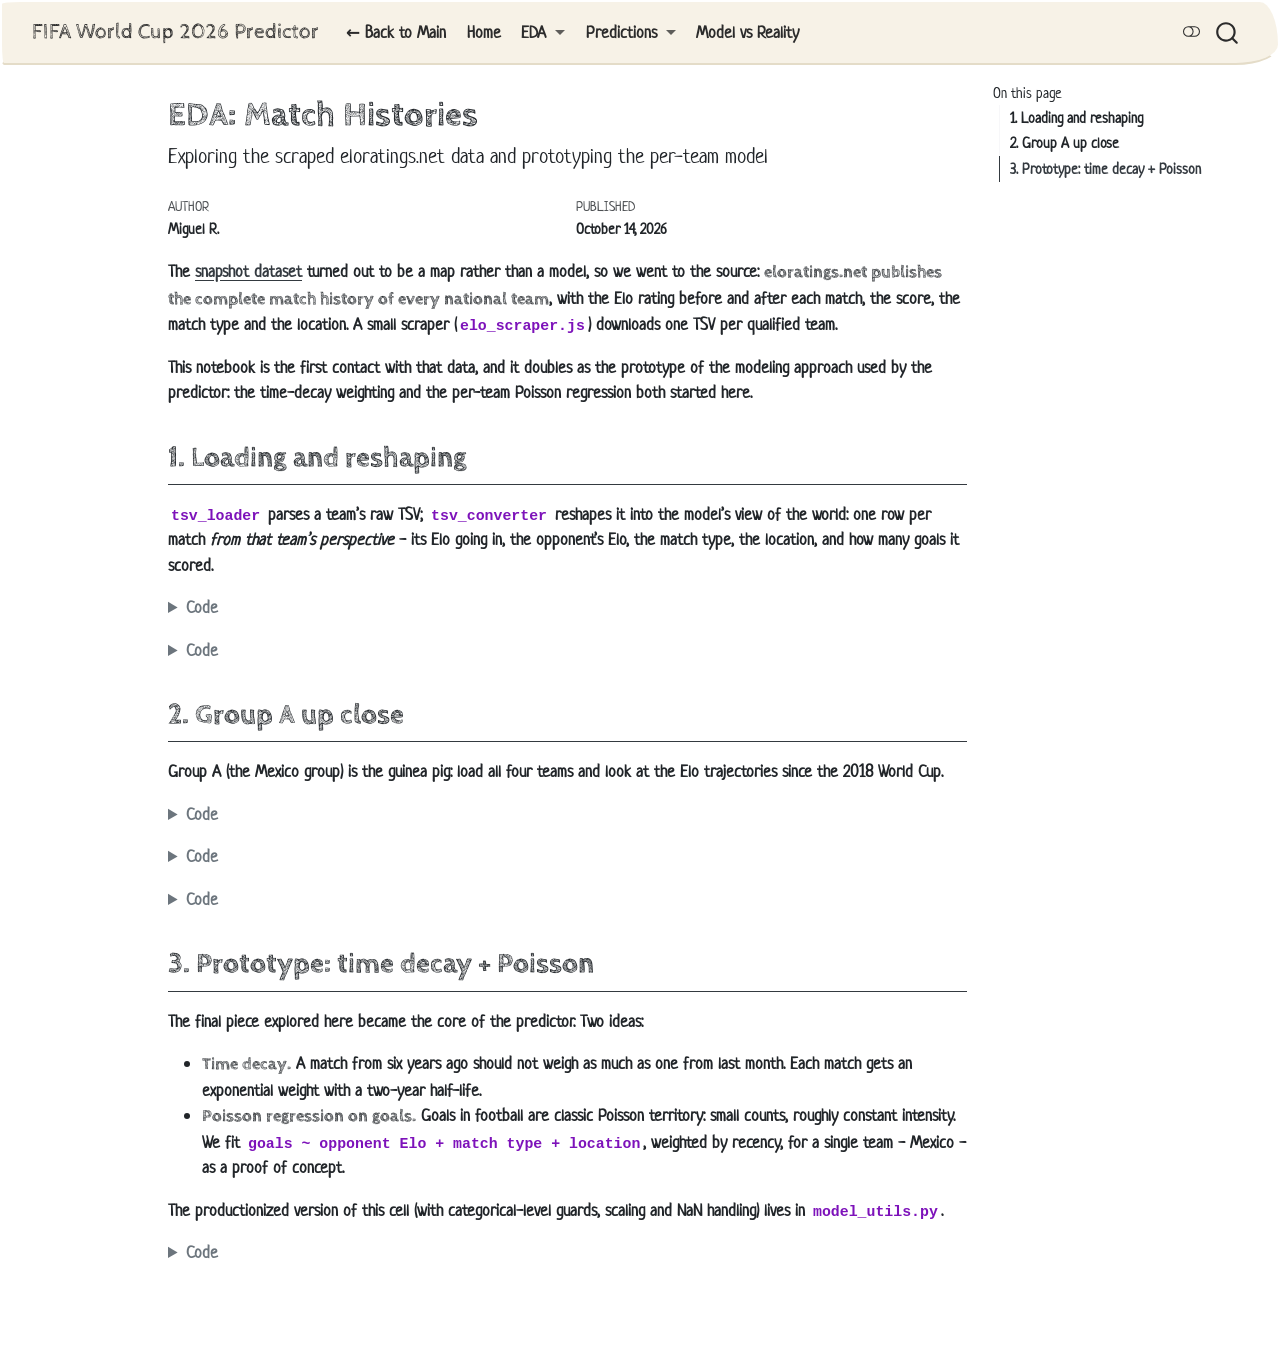
<file: EDA_elo_scrapper.html>
<!DOCTYPE html>
<html xmlns="http://www.w3.org/1999/xhtml" lang="en" xml:lang="en"><head>

<meta charset="utf-8">
<meta name="generator" content="quarto-1.9.35">

<meta name="viewport" content="width=device-width, initial-scale=1.0, user-scalable=yes">

<meta name="author" content="Miguel R.">
<meta name="dcterms.date" content="2026-10-14">

<title>EDA: Match Histories – FIFA World Cup 2026 Predictor</title>
<style>
/* Default styles provided by pandoc.
** See https://pandoc.org/MANUAL.html#variables-for-html for config info.
*/
code{white-space: pre-wrap;}
span.smallcaps{font-variant: small-caps;}
div.columns{display: flex; gap: min(4vw, 1.5em);}
div.column{flex: auto; overflow-x: auto;}
div.hanging-indent{margin-left: 1.5em; text-indent: -1.5em;}
ul.task-list{list-style: none;}
ul.task-list li input[type="checkbox"] {
  width: 0.8em;
  margin: 0 0.8em 0.2em -1em; /* quarto-specific, see https://github.com/quarto-dev/quarto-cli/issues/4556 */ 
  vertical-align: middle;
}
/* CSS for syntax highlighting */
html { -webkit-text-size-adjust: 100%; }
pre > code.sourceCode { white-space: pre; position: relative; }
pre > code.sourceCode > span { display: inline-block; line-height: 1.25; }
pre > code.sourceCode > span:empty { height: 1.2em; }
.sourceCode { overflow: visible; }
code.sourceCode > span { color: inherit; text-decoration: inherit; }
div.sourceCode { margin: 1em 0; }
pre.sourceCode { margin: 0; }
@media screen {
div.sourceCode { overflow: auto; }
}
@media print {
pre > code.sourceCode { white-space: pre-wrap; }
pre > code.sourceCode > span { text-indent: -5em; padding-left: 5em; }
}
pre.numberSource code
  { counter-reset: source-line 0; }
pre.numberSource code > span
  { position: relative; left: -4em; counter-increment: source-line; }
pre.numberSource code > span > a:first-child::before
  { content: counter(source-line);
    position: relative; left: -1em; text-align: right; vertical-align: baseline;
    border: none; display: inline-block;
    -webkit-touch-callout: none; -webkit-user-select: none;
    -khtml-user-select: none; -moz-user-select: none;
    -ms-user-select: none; user-select: none;
    padding: 0 4px; width: 4em;
  }
pre.numberSource { margin-left: 3em;  padding-left: 4px; }
div.sourceCode
  {   }
@media screen {
pre > code.sourceCode > span > a:first-child::before { text-decoration: underline; }
}
</style>


<script src="site_libs/quarto-nav/quarto-nav.js"></script>
<script src="site_libs/quarto-nav/headroom.min.js"></script>
<script src="site_libs/clipboard/clipboard.min.js"></script>
<script src="site_libs/quarto-search/autocomplete.umd.js"></script>
<script src="site_libs/quarto-search/fuse.min.js"></script>
<script src="site_libs/quarto-search/quarto-search.js"></script>
<meta name="quarto:offset" content="./">
<link href="./favicon.ico" rel="icon">
<script src="site_libs/quarto-html/quarto.js" type="module"></script>
<script src="site_libs/quarto-html/tabsets/tabsets.js" type="module"></script>
<script src="site_libs/quarto-html/popper.min.js"></script>
<script src="site_libs/quarto-html/tippy.umd.min.js"></script>
<script src="site_libs/quarto-html/anchor.min.js"></script>
<link href="site_libs/quarto-html/tippy.css" rel="stylesheet">
<link href="site_libs/quarto-html/quarto-syntax-highlighting-3f230b53dc93e4a04bf4a3505d77a42a.css" rel="stylesheet" class="quarto-color-scheme" id="quarto-text-highlighting-styles">
<link href="site_libs/quarto-html/quarto-syntax-highlighting-dark-f15b340ce8f0423c543d2dad9c318318.css" rel="stylesheet" class="quarto-color-scheme quarto-color-alternate" id="quarto-text-highlighting-styles">
<link href="site_libs/quarto-html/quarto-syntax-highlighting-3f230b53dc93e4a04bf4a3505d77a42a.css" rel="stylesheet" class="quarto-color-scheme-extra" id="quarto-text-highlighting-styles">
<script src="site_libs/bootstrap/bootstrap.min.js"></script>
<link href="site_libs/bootstrap/bootstrap-icons.css" rel="stylesheet">
<link href="site_libs/bootstrap/bootstrap-22e386d673eb27a037a9ab8590791d54.min.css" rel="stylesheet" append-hash="true" class="quarto-color-scheme" id="quarto-bootstrap" data-mode="light">
<link href="site_libs/bootstrap/bootstrap-dark-df7de8fec9041e4cf553be1fa0c04d3f.min.css" rel="stylesheet" append-hash="true" class="quarto-color-scheme quarto-color-alternate" id="quarto-bootstrap" data-mode="dark">
<link href="site_libs/bootstrap/bootstrap-22e386d673eb27a037a9ab8590791d54.min.css" rel="stylesheet" append-hash="true" class="quarto-color-scheme-extra" id="quarto-bootstrap" data-mode="light">
<script id="quarto-search-options" type="application/json">{
  "location": "navbar",
  "copy-button": false,
  "collapse-after": 3,
  "panel-placement": "end",
  "type": "overlay",
  "limit": 50,
  "keyboard-shortcut": [
    "f",
    "/",
    "s"
  ],
  "show-item-context": false,
  "language": {
    "search-no-results-text": "No results",
    "search-matching-documents-text": "matching documents",
    "search-copy-link-title": "Copy link to search",
    "search-hide-matches-text": "Hide additional matches",
    "search-more-match-text": "more match in this document",
    "search-more-matches-text": "more matches in this document",
    "search-clear-button-title": "Clear",
    "search-text-placeholder": "",
    "search-detached-cancel-button-title": "Cancel",
    "search-submit-button-title": "Submit",
    "search-label": "Search"
  }
}</script>
<link rel="stylesheet" href="https://migue-rc.github.io/brand-theme.css">


<link rel="stylesheet" href="local-style.css">
</head>

<body class="nav-fixed quarto-light"><script id="quarto-html-before-body" type="application/javascript">
    const toggleBodyColorMode = (bsSheetEl) => {
      const mode = bsSheetEl.getAttribute("data-mode");
      const bodyEl = window.document.querySelector("body");
      if (mode === "dark") {
        bodyEl.classList.add("quarto-dark");
        bodyEl.classList.remove("quarto-light");
      } else {
        bodyEl.classList.add("quarto-light");
        bodyEl.classList.remove("quarto-dark");
      }
    }
    const toggleBodyColorPrimary = () => {
      const bsSheetEl = window.document.querySelector("link#quarto-bootstrap:not([rel=disabled-stylesheet])");
      if (bsSheetEl) {
        toggleBodyColorMode(bsSheetEl);
      }
    }
    const setColorSchemeToggle = (alternate) => {
      const toggles = window.document.querySelectorAll('.quarto-color-scheme-toggle');
      for (let i=0; i < toggles.length; i++) {
        const toggle = toggles[i];
        if (toggle) {
          if (alternate) {
            toggle.classList.add("alternate");
          } else {
            toggle.classList.remove("alternate");
          }
        }
      }
    };
    const toggleColorMode = (alternate) => {
      // Switch the stylesheets
      const primaryStylesheets = window.document.querySelectorAll('link.quarto-color-scheme:not(.quarto-color-alternate)');
      const alternateStylesheets = window.document.querySelectorAll('link.quarto-color-scheme.quarto-color-alternate');
      manageTransitions('#quarto-margin-sidebar .nav-link', false);
      if (alternate) {
        // note: dark is layered on light, we don't disable primary!
        enableStylesheet(alternateStylesheets);
        for (const sheetNode of alternateStylesheets) {
          if (sheetNode.id === "quarto-bootstrap") {
            toggleBodyColorMode(sheetNode);
          }
        }
      } else {
        disableStylesheet(alternateStylesheets);
        enableStylesheet(primaryStylesheets)
        toggleBodyColorPrimary();
      }
      manageTransitions('#quarto-margin-sidebar .nav-link', true);
      // Switch the toggles
      setColorSchemeToggle(alternate)
      // Hack to workaround the fact that safari doesn't
      // properly recolor the scrollbar when toggling (#1455)
      if (navigator.userAgent.indexOf('Safari') > 0 && navigator.userAgent.indexOf('Chrome') == -1) {
        manageTransitions("body", false);
        window.scrollTo(0, 1);
        setTimeout(() => {
          window.scrollTo(0, 0);
          manageTransitions("body", true);
        }, 40);
      }
    }
    const disableStylesheet = (stylesheets) => {
      for (let i=0; i < stylesheets.length; i++) {
        const stylesheet = stylesheets[i];
        stylesheet.rel = 'disabled-stylesheet';
      }
    }
    const enableStylesheet = (stylesheets) => {
      for (let i=0; i < stylesheets.length; i++) {
        const stylesheet = stylesheets[i];
        if(stylesheet.rel !== 'stylesheet') { // for Chrome, which will still FOUC without this check
          stylesheet.rel = 'stylesheet';
        }
      }
    }
    const manageTransitions = (selector, allowTransitions) => {
      const els = window.document.querySelectorAll(selector);
      for (let i=0; i < els.length; i++) {
        const el = els[i];
        if (allowTransitions) {
          el.classList.remove('notransition');
        } else {
          el.classList.add('notransition');
        }
      }
    }
    const isFileUrl = () => {
      return window.location.protocol === 'file:';
    }
    const hasAlternateSentinel = () => {
      let styleSentinel = getColorSchemeSentinel();
      if (styleSentinel !== null) {
        return styleSentinel === "alternate";
      } else {
        return false;
      }
    }
    const setStyleSentinel = (alternate) => {
      const value = alternate ? "alternate" : "default";
      if (!isFileUrl()) {
        window.localStorage.setItem("quarto-color-scheme", value);
      } else {
        localAlternateSentinel = value;
      }
    }
    const getColorSchemeSentinel = () => {
      if (!isFileUrl()) {
        const storageValue = window.localStorage.getItem("quarto-color-scheme");
        return storageValue != null ? storageValue : localAlternateSentinel;
      } else {
        return localAlternateSentinel;
      }
    }
    const toggleGiscusIfUsed = (isAlternate, darkModeDefault) => {
      const baseTheme = document.querySelector('#giscus-base-theme')?.value ?? 'light';
      const alternateTheme = document.querySelector('#giscus-alt-theme')?.value ?? 'dark';
      let newTheme = '';
      if(authorPrefersDark) {
        newTheme = isAlternate ? baseTheme : alternateTheme;
      } else {
        newTheme = isAlternate ? alternateTheme : baseTheme;
      }
      const changeGiscusTheme = () => {
        // From: https://github.com/giscus/giscus/issues/336
        const sendMessage = (message) => {
          const iframe = document.querySelector('iframe.giscus-frame');
          if (!iframe) return;
          iframe.contentWindow.postMessage({ giscus: message }, 'https://giscus.app');
        }
        sendMessage({
          setConfig: {
            theme: newTheme
          }
        });
      }
      const isGiscussLoaded = window.document.querySelector('iframe.giscus-frame') !== null;
      if (isGiscussLoaded) {
        changeGiscusTheme();
      }
    };
    const authorPrefersDark = false;
    const darkModeDefault = authorPrefersDark;
      document.querySelector('link#quarto-text-highlighting-styles.quarto-color-scheme-extra').rel = 'disabled-stylesheet';
      document.querySelector('link#quarto-bootstrap.quarto-color-scheme-extra').rel = 'disabled-stylesheet';
    let localAlternateSentinel = darkModeDefault ? 'alternate' : 'default';
    // Dark / light mode switch
    window.quartoToggleColorScheme = () => {
      // Read the current dark / light value
      let toAlternate = !hasAlternateSentinel();
      toggleColorMode(toAlternate);
      setStyleSentinel(toAlternate);
      toggleGiscusIfUsed(toAlternate, darkModeDefault);
      window.dispatchEvent(new Event('resize'));
    };
    // Switch to dark mode if need be
    if (hasAlternateSentinel()) {
      toggleColorMode(true);
    } else {
      toggleColorMode(false);
    }
  </script>

<div id="quarto-search-results"></div>
  <header id="quarto-header" class="headroom fixed-top">
    <nav class="navbar navbar-expand-lg " data-bs-theme="dark">
      <div class="navbar-container container-fluid">
      <div class="navbar-brand-container mx-auto">
    <a class="navbar-brand" href="./index.html">
    <span class="navbar-title">FIFA World Cup 2026 Predictor</span>
    </a>
  </div>
            <div id="quarto-search" class="" title="Search"></div>
          <button class="navbar-toggler" type="button" data-bs-toggle="collapse" data-bs-target="#navbarCollapse" aria-controls="navbarCollapse" role="menu" aria-expanded="false" aria-label="Toggle navigation" onclick="if (window.quartoToggleHeadroom) { window.quartoToggleHeadroom(); }">
  <span class="navbar-toggler-icon"></span>
</button>
          <div class="collapse navbar-collapse" id="navbarCollapse">
            <ul class="navbar-nav navbar-nav-scroll me-auto">
  <li class="nav-item">
    <a class="nav-link" href="https://migue-rc.github.io"> 
<span class="menu-text">← Back to Main</span></a>
  </li>  
  <li class="nav-item">
    <a class="nav-link" href="./index.html"> 
<span class="menu-text">Home</span></a>
  </li>  
  <li class="nav-item dropdown ">
    <a class="nav-link dropdown-toggle" href="#" id="nav-menu-eda" role="link" data-bs-toggle="dropdown" aria-expanded="false">
 <span class="menu-text">EDA</span>
    </a>
    <ul class="dropdown-menu" aria-labelledby="nav-menu-eda">    
        <li>
    <a class="dropdown-item" href="./EDA_elo_ratings_wc2026.html">
 <span class="dropdown-text">Elo Snapshots</span></a>
  </li>  
        <li>
    <a class="dropdown-item" href="./EDA_elo_scrapper.html">
 <span class="dropdown-text">Match Histories</span></a>
  </li>  
    </ul>
  </li>
  <li class="nav-item dropdown ">
    <a class="nav-link dropdown-toggle" href="#" id="nav-menu-predictions" role="link" data-bs-toggle="dropdown" aria-expanded="false">
 <span class="menu-text">Predictions</span>
    </a>
    <ul class="dropdown-menu" aria-labelledby="nav-menu-predictions">    
        <li>
    <a class="dropdown-item" href="./rounds_naive.html">
 <span class="dropdown-text">Naive Workflow</span></a>
  </li>  
        <li>
    <a class="dropdown-item" href="./rounds_ensemble.html">
 <span class="dropdown-text">Ensemble Workflow</span></a>
  </li>  
    </ul>
  </li>
  <li class="nav-item">
    <a class="nav-link" href="./compare_results.html"> 
<span class="menu-text">Model vs Reality</span></a>
  </li>  
</ul>
          </div> <!-- /navcollapse -->
            <div class="quarto-navbar-tools">
  <a href="" class="quarto-color-scheme-toggle quarto-navigation-tool  px-1" onclick="window.quartoToggleColorScheme(); return false;" title="Toggle dark mode"><i class="bi"></i></a>
</div>
      </div> <!-- /container-fluid -->
    </nav>
</header>
<!-- content -->
<div id="quarto-content" class="quarto-container page-columns page-rows-contents page-layout-article page-navbar">
<!-- sidebar -->
<!-- margin-sidebar -->
    <div id="quarto-margin-sidebar" class="sidebar margin-sidebar">
        <nav id="TOC" role="doc-toc" class="toc-active">
    <h2 id="toc-title">On this page</h2>
   
  <ul>
  <li><a href="#loading-and-reshaping" id="toc-loading-and-reshaping" class="nav-link active" data-scroll-target="#loading-and-reshaping">1. Loading and reshaping</a></li>
  <li><a href="#group-a-up-close" id="toc-group-a-up-close" class="nav-link" data-scroll-target="#group-a-up-close">2. Group A up close</a></li>
  <li><a href="#prototype-time-decay-poisson" id="toc-prototype-time-decay-poisson" class="nav-link" data-scroll-target="#prototype-time-decay-poisson">3. Prototype: time decay + Poisson</a></li>
  </ul>
</nav>
    </div>
<!-- main -->
<main class="content" id="quarto-document-content">


<header id="title-block-header" class="quarto-title-block default">
<div class="quarto-title">
<h1 class="title">EDA: Match Histories</h1>
<p class="subtitle lead">Exploring the scraped eloratings.net data and prototyping the per-team model</p>
</div>



<div class="quarto-title-meta">

    <div>
    <div class="quarto-title-meta-heading">Author</div>
    <div class="quarto-title-meta-contents">
             <p>Miguel R. </p>
          </div>
  </div>
    
    <div>
    <div class="quarto-title-meta-heading">Published</div>
    <div class="quarto-title-meta-contents">
      <p class="date">October 14, 2026</p>
    </div>
  </div>
  
    
  </div>
  


</header>


<p>The <a href="./EDA_elo_ratings_wc2026.html">snapshot dataset</a> turned out to be a map rather than a model, so we went to the source: <strong>eloratings.net publishes the complete match history of every national team</strong>, with the Elo rating before and after each match, the score, the match type and the location. A small scraper (<code>elo_scraper.js</code>) downloads one TSV per qualified team.</p>
<p>This notebook is the first contact with that data, and it doubles as the prototype of the modeling approach used by the predictor: the time-decay weighting and the per-team Poisson regression both started here.</p>
<section id="loading-and-reshaping" class="level2">
<h2 class="anchored" data-anchor-id="loading-and-reshaping">1. Loading and reshaping</h2>
<p><code>tsv_loader</code> parses a team’s raw TSV; <code>tsv_converter</code> reshapes it into the model’s view of the world: one row per match <em>from that team’s perspective</em> - its Elo going in, the opponent’s Elo, the match type, the location, and how many goals it scored.</p>
<div id="571ba3038be00a3c" class="cell" data-quarto-private-1="{&quot;key&quot;:&quot;execution&quot;,&quot;value&quot;:{&quot;iopub.execute_input&quot;:&quot;2026-10-14T12:43:56.685553Z&quot;,&quot;iopub.status.busy&quot;:&quot;2026-10-14T12:43:56.685382Z&quot;,&quot;iopub.status.idle&quot;:&quot;2026-10-14T12:43:56.858696Z&quot;,&quot;shell.execute_reply&quot;:&quot;2026-10-14T12:43:56.858227Z&quot;}}" data-execution_count="1">
<details class="code-fold">
<summary>Code</summary>
<div class="code-copy-outer-scaffold"><div class="sourceCode cell-code" id="cb1"><pre class="sourceCode python code-with-copy"><code class="sourceCode python"><span id="cb1-1"><a href="#cb1-1" aria-hidden="true" tabindex="-1"></a><span class="im">import</span> numpy <span class="im">as</span> np</span>
<span id="cb1-2"><a href="#cb1-2" aria-hidden="true" tabindex="-1"></a><span class="im">import</span> pandas <span class="im">as</span> pd</span>
<span id="cb1-3"><a href="#cb1-3" aria-hidden="true" tabindex="-1"></a></span>
<span id="cb1-4"><a href="#cb1-4" aria-hidden="true" tabindex="-1"></a><span class="im">from</span> tsv_utils <span class="im">import</span> tsv_converter, tsv_loader</span>
<span id="cb1-5"><a href="#cb1-5" aria-hidden="true" tabindex="-1"></a></span></code></pre></div><button title="Copy to Clipboard" class="code-copy-button"><i class="bi"></i></button></div>
</details>
</div>
<div id="1549e6bdf136c4d5" class="cell" data-quarto-private-1="{&quot;key&quot;:&quot;execution&quot;,&quot;value&quot;:{&quot;iopub.execute_input&quot;:&quot;2026-10-14T12:43:56.859842Z&quot;,&quot;iopub.status.busy&quot;:&quot;2026-10-14T12:43:56.859760Z&quot;,&quot;iopub.status.idle&quot;:&quot;2026-10-14T12:43:56.861759Z&quot;,&quot;shell.execute_reply&quot;:&quot;2026-10-14T12:43:56.861315Z&quot;}}" data-execution_count="2">
<details class="code-fold">
<summary>Code</summary>
<div class="code-copy-outer-scaffold"><div class="sourceCode cell-code" id="cb2"><pre class="sourceCode python code-with-copy"><code class="sourceCode python"><span id="cb2-1"><a href="#cb2-1" aria-hidden="true" tabindex="-1"></a><span class="co"># INFO: every value should be a tuple with the name of the file and the country code.</span></span>
<span id="cb2-2"><a href="#cb2-2" aria-hidden="true" tabindex="-1"></a></span>
<span id="cb2-3"><a href="#cb2-3" aria-hidden="true" tabindex="-1"></a></span>
<span id="cb2-4"><a href="#cb2-4" aria-hidden="true" tabindex="-1"></a><span class="kw">def</span> load_group(group: <span class="bu">list</span>, date: <span class="bu">str</span> <span class="op">=</span> <span class="va">None</span>) <span class="op">-&gt;</span> <span class="bu">list</span>[pd.DataFrame]:</span>
<span id="cb2-5"><a href="#cb2-5" aria-hidden="true" tabindex="-1"></a>    dfs: <span class="bu">list</span>[pd.DataFrame] <span class="op">=</span> []</span>
<span id="cb2-6"><a href="#cb2-6" aria-hidden="true" tabindex="-1"></a>    <span class="cf">for</span> country, code <span class="kw">in</span> group:</span>
<span id="cb2-7"><a href="#cb2-7" aria-hidden="true" tabindex="-1"></a>        df <span class="op">=</span> tsv_loader(country)</span>
<span id="cb2-8"><a href="#cb2-8" aria-hidden="true" tabindex="-1"></a>        <span class="cf">if</span> date <span class="kw">is</span> <span class="kw">not</span> <span class="va">None</span>:</span>
<span id="cb2-9"><a href="#cb2-9" aria-hidden="true" tabindex="-1"></a>            df <span class="op">=</span> df[df[<span class="st">'date'</span>] <span class="op">&lt;=</span> pd.to_datetime(date)]</span>
<span id="cb2-10"><a href="#cb2-10" aria-hidden="true" tabindex="-1"></a>        dfs.append(tsv_converter(df, code))</span>
<span id="cb2-11"><a href="#cb2-11" aria-hidden="true" tabindex="-1"></a>    <span class="cf">return</span> dfs</span></code></pre></div><button title="Copy to Clipboard" class="code-copy-button"><i class="bi"></i></button></div>
</details>
</div>
</section>
<section id="group-a-up-close" class="level2">
<h2 class="anchored" data-anchor-id="group-a-up-close">2. Group A up close</h2>
<p>Group A (the Mexico group) is the guinea pig: load all four teams and look at the Elo trajectories since the 2018 World Cup.</p>
<div id="c3224df33f823e39" class="cell" data-quarto-private-1="{&quot;key&quot;:&quot;execution&quot;,&quot;value&quot;:{&quot;iopub.execute_input&quot;:&quot;2026-10-14T12:43:56.862759Z&quot;,&quot;iopub.status.busy&quot;:&quot;2026-10-14T12:43:56.862709Z&quot;,&quot;iopub.status.idle&quot;:&quot;2026-10-14T12:43:56.875796Z&quot;,&quot;shell.execute_reply&quot;:&quot;2026-10-14T12:43:56.875410Z&quot;}}" data-execution_count="3">
<details class="code-fold">
<summary>Code</summary>
<div class="code-copy-outer-scaffold"><div class="sourceCode cell-code" id="cb3"><pre class="sourceCode python code-with-copy"><code class="sourceCode python"><span id="cb3-1"><a href="#cb3-1" aria-hidden="true" tabindex="-1"></a><span class="im">from</span> tsv_utils <span class="im">import</span> GROUP_A</span>
<span id="cb3-2"><a href="#cb3-2" aria-hidden="true" tabindex="-1"></a>mexico, south_africa, south_korea, czechia <span class="op">=</span> load_group(GROUP_A)</span></code></pre></div><button title="Copy to Clipboard" class="code-copy-button"><i class="bi"></i></button></div>
</details>
</div>
<div id="c31be14e60c98a5e" class="cell" data-quarto-private-1="{&quot;key&quot;:&quot;execution&quot;,&quot;value&quot;:{&quot;iopub.execute_input&quot;:&quot;2026-10-14T12:43:56.876709Z&quot;,&quot;iopub.status.busy&quot;:&quot;2026-10-14T12:43:56.876655Z&quot;,&quot;iopub.status.idle&quot;:&quot;2026-10-14T12:43:57.376438Z&quot;,&quot;shell.execute_reply&quot;:&quot;2026-10-14T12:43:57.376102Z&quot;}}" data-execution_count="4">
<details class="code-fold">
<summary>Code</summary>
<div class="code-copy-outer-scaffold"><div class="sourceCode cell-code" id="cb4"><pre class="sourceCode python code-with-copy"><code class="sourceCode python"><span id="cb4-1"><a href="#cb4-1" aria-hidden="true" tabindex="-1"></a><span class="co"># explore the data</span></span>
<span id="cb4-2"><a href="#cb4-2" aria-hidden="true" tabindex="-1"></a><span class="im">import</span> seaborn <span class="im">as</span> sns</span>
<span id="cb4-3"><a href="#cb4-3" aria-hidden="true" tabindex="-1"></a><span class="im">import</span> matplotlib.pyplot <span class="im">as</span> plt</span>
<span id="cb4-4"><a href="#cb4-4" aria-hidden="true" tabindex="-1"></a></span>
<span id="cb4-5"><a href="#cb4-5" aria-hidden="true" tabindex="-1"></a>wrc_2016_first_match_dt <span class="op">=</span> pd.to_datetime(<span class="st">"2018-06-14"</span>)</span>
<span id="cb4-6"><a href="#cb4-6" aria-hidden="true" tabindex="-1"></a>wrc_2008_first_match_dt <span class="op">=</span> pd.to_datetime(<span class="st">"2008-12-11"</span>)</span>
<span id="cb4-7"><a href="#cb4-7" aria-hidden="true" tabindex="-1"></a></span>
<span id="cb4-8"><a href="#cb4-8" aria-hidden="true" tabindex="-1"></a><span class="co"># group A</span></span></code></pre></div><button title="Copy to Clipboard" class="code-copy-button"><i class="bi"></i></button></div>
</details>
</div>
<div id="b06be6bf14626ce8" class="cell" data-quarto-private-1="{&quot;key&quot;:&quot;execution&quot;,&quot;value&quot;:{&quot;iopub.execute_input&quot;:&quot;2026-10-14T12:43:57.377801Z&quot;,&quot;iopub.status.busy&quot;:&quot;2026-10-14T12:43:57.377708Z&quot;,&quot;iopub.status.idle&quot;:&quot;2026-10-14T12:43:57.380030Z&quot;,&quot;shell.execute_reply&quot;:&quot;2026-10-14T12:43:57.379708Z&quot;}}" data-execution_count="5">
<details class="code-fold">
<summary>Code</summary>
<div class="code-copy-outer-scaffold"><div class="sourceCode cell-code" id="cb5"><pre class="sourceCode python code-with-copy"><code class="sourceCode python"><span id="cb5-1"><a href="#cb5-1" aria-hidden="true" tabindex="-1"></a><span class="im">import</span> math</span>
<span id="cb5-2"><a href="#cb5-2" aria-hidden="true" tabindex="-1"></a></span>
<span id="cb5-3"><a href="#cb5-3" aria-hidden="true" tabindex="-1"></a></span>
<span id="cb5-4"><a href="#cb5-4" aria-hidden="true" tabindex="-1"></a><span class="kw">def</span> plot_group(group):</span>
<span id="cb5-5"><a href="#cb5-5" aria-hidden="true" tabindex="-1"></a>    <span class="co"># we should load the group</span></span>
<span id="cb5-6"><a href="#cb5-6" aria-hidden="true" tabindex="-1"></a>    <span class="co"># plot the elo</span></span>
<span id="cb5-7"><a href="#cb5-7" aria-hidden="true" tabindex="-1"></a>    groups <span class="op">=</span> load_group(group)</span>
<span id="cb5-8"><a href="#cb5-8" aria-hidden="true" tabindex="-1"></a>    plot_data <span class="op">=</span> <span class="va">None</span></span>
<span id="cb5-9"><a href="#cb5-9" aria-hidden="true" tabindex="-1"></a>    <span class="cf">for</span> index, df <span class="kw">in</span> <span class="bu">enumerate</span>(groups):</span>
<span id="cb5-10"><a href="#cb5-10" aria-hidden="true" tabindex="-1"></a>        df[<span class="st">'team'</span>] <span class="op">=</span> group[index][<span class="dv">0</span>]</span>
<span id="cb5-11"><a href="#cb5-11" aria-hidden="true" tabindex="-1"></a>        df <span class="op">=</span> df.reset_index()</span>
<span id="cb5-12"><a href="#cb5-12" aria-hidden="true" tabindex="-1"></a>        df <span class="op">=</span> df[df[<span class="st">'date'</span>] <span class="op">&gt;</span> wrc_2016_first_match_dt]</span>
<span id="cb5-13"><a href="#cb5-13" aria-hidden="true" tabindex="-1"></a>        plot_data <span class="op">=</span> pd.concat([plot_data, df]) <span class="cf">if</span> plot_data <span class="kw">is</span> <span class="kw">not</span> <span class="va">None</span> <span class="cf">else</span> df</span>
<span id="cb5-14"><a href="#cb5-14" aria-hidden="true" tabindex="-1"></a></span>
<span id="cb5-15"><a href="#cb5-15" aria-hidden="true" tabindex="-1"></a>    sorted_dates <span class="op">=</span> plot_data.sort_values(by<span class="op">=</span>[<span class="st">'team'</span>, <span class="st">'date'</span>], ascending<span class="op">=</span><span class="va">False</span>)</span>
<span id="cb5-16"><a href="#cb5-16" aria-hidden="true" tabindex="-1"></a>    avg_elo <span class="op">=</span> (sorted_dates</span>
<span id="cb5-17"><a href="#cb5-17" aria-hidden="true" tabindex="-1"></a>               .groupby(<span class="st">'team'</span>, group_keys<span class="op">=</span><span class="va">False</span>)</span>
<span id="cb5-18"><a href="#cb5-18" aria-hidden="true" tabindex="-1"></a>               .head(<span class="dv">1</span>)</span>
<span id="cb5-19"><a href="#cb5-19" aria-hidden="true" tabindex="-1"></a>               <span class="co"># .agg({'current_team_elo': 'mean'})</span></span>
<span id="cb5-20"><a href="#cb5-20" aria-hidden="true" tabindex="-1"></a>               .groupby(<span class="st">'team'</span>)[<span class="st">'current_team_elo'</span>]</span>
<span id="cb5-21"><a href="#cb5-21" aria-hidden="true" tabindex="-1"></a>               .mean()</span>
<span id="cb5-22"><a href="#cb5-22" aria-hidden="true" tabindex="-1"></a>               )</span>
<span id="cb5-23"><a href="#cb5-23" aria-hidden="true" tabindex="-1"></a>    three_best_elo <span class="op">=</span> avg_elo.sort_values(ascending<span class="op">=</span><span class="va">False</span>).head(<span class="dv">3</span>)</span>
<span id="cb5-24"><a href="#cb5-24" aria-hidden="true" tabindex="-1"></a>    ax <span class="op">=</span> sns.lineplot(data<span class="op">=</span>plot_data, x<span class="op">=</span><span class="st">'date'</span>, y<span class="op">=</span><span class="st">'current_team_elo'</span>, hue<span class="op">=</span><span class="st">'team'</span>)</span>
<span id="cb5-25"><a href="#cb5-25" aria-hidden="true" tabindex="-1"></a>    sns.move_legend(ax, <span class="st">"upper left"</span>, bbox_to_anchor<span class="op">=</span>(<span class="dv">1</span>, <span class="dv">1</span>))</span>
<span id="cb5-26"><a href="#cb5-26" aria-hidden="true" tabindex="-1"></a>    ax.set_ylabel(<span class="st">'Elo Rating'</span>)</span>
<span id="cb5-27"><a href="#cb5-27" aria-hidden="true" tabindex="-1"></a></span>
<span id="cb5-28"><a href="#cb5-28" aria-hidden="true" tabindex="-1"></a>    ax.set_xlabel(</span>
<span id="cb5-29"><a href="#cb5-29" aria-hidden="true" tabindex="-1"></a>        <span class="ss">f"avg elo:</span><span class="sc">{</span>math<span class="sc">.</span>floor(avg_elo.mean())<span class="sc">}</span><span class="ss"> - top 3 avg:</span><span class="sc">{</span>math<span class="sc">.</span>floor(three_best_elo.mean())<span class="sc">}</span><span class="ss">"</span>)</span>
<span id="cb5-30"><a href="#cb5-30" aria-hidden="true" tabindex="-1"></a>    plt.show()</span>
<span id="cb5-31"><a href="#cb5-31" aria-hidden="true" tabindex="-1"></a></span></code></pre></div><button title="Copy to Clipboard" class="code-copy-button"><i class="bi"></i></button></div>
</details>
</div>
</section>
<section id="prototype-time-decay-poisson" class="level2">
<h2 class="anchored" data-anchor-id="prototype-time-decay-poisson">3. Prototype: time decay + Poisson</h2>
<p>The final piece explored here became the core of the predictor. Two ideas:</p>
<ul>
<li><strong>Time decay.</strong> A match from six years ago should not weigh as much as one from last month. Each match gets an exponential weight with a two-year half-life.</li>
<li><strong>Poisson regression on goals.</strong> Goals in football are classic Poisson territory: small counts, roughly constant intensity. We fit <code>goals ~ opponent Elo + match type + location</code>, weighted by recency, for a single team - Mexico - as a proof of concept.</li>
</ul>
<p>The productionized version of this cell (with categorical-level guards, scaling and NaN handling) lives in <code>model_utils.py</code>.</p>
<div id="cb6819040ffcf0ee" class="cell" data-quarto-private-1="{&quot;key&quot;:&quot;execution&quot;,&quot;value&quot;:{&quot;iopub.execute_input&quot;:&quot;2026-10-14T12:43:57.381068Z&quot;,&quot;iopub.status.busy&quot;:&quot;2026-10-14T12:43:57.381020Z&quot;,&quot;iopub.status.idle&quot;:&quot;2026-10-14T12:43:57.546297Z&quot;,&quot;shell.execute_reply&quot;:&quot;2026-10-14T12:43:57.545824Z&quot;}}" data-execution_count="6">
<details class="code-fold">
<summary>Code</summary>
<div class="code-copy-outer-scaffold"><div class="sourceCode cell-code" id="cb6"><pre class="sourceCode python code-with-copy"><code class="sourceCode python"><span id="cb6-1"><a href="#cb6-1" aria-hidden="true" tabindex="-1"></a><span class="im">from</span> enum <span class="im">import</span> Enum</span>
<span id="cb6-2"><a href="#cb6-2" aria-hidden="true" tabindex="-1"></a></span>
<span id="cb6-3"><a href="#cb6-3" aria-hidden="true" tabindex="-1"></a>Workflow <span class="op">=</span> Enum(<span class="st">"Workflow"</span>, [(<span class="st">"NAIVE"</span>, <span class="dv">1</span>), (<span class="st">"ATK_DEF"</span>, <span class="dv">2</span>), (<span class="st">"HIST"</span>, <span class="dv">3</span>)])</span>
<span id="cb6-4"><a href="#cb6-4" aria-hidden="true" tabindex="-1"></a><span class="im">from</span> elo_utils <span class="im">import</span> get_elo_atk_def</span>
<span id="cb6-5"><a href="#cb6-5" aria-hidden="true" tabindex="-1"></a><span class="im">import</span> statsmodels.api <span class="im">as</span> sm</span>
<span id="cb6-6"><a href="#cb6-6" aria-hidden="true" tabindex="-1"></a><span class="im">import</span> statsmodels.formula.api <span class="im">as</span> smf</span>
<span id="cb6-7"><a href="#cb6-7" aria-hidden="true" tabindex="-1"></a></span>
<span id="cb6-8"><a href="#cb6-8" aria-hidden="true" tabindex="-1"></a><span class="co"># GROUP_A = [('Mexico', 'MX'), ('South_Africa', 'ZA'), ('South_Korea', 'KR'), ('Czechia', 'CZ')]</span></span>
<span id="cb6-9"><a href="#cb6-9" aria-hidden="true" tabindex="-1"></a></span>
<span id="cb6-10"><a href="#cb6-10" aria-hidden="true" tabindex="-1"></a>mx_df, za_df, kr_df, cz_df <span class="op">=</span> load_group(GROUP_A)</span>
<span id="cb6-11"><a href="#cb6-11" aria-hidden="true" tabindex="-1"></a></span>
<span id="cb6-12"><a href="#cb6-12" aria-hidden="true" tabindex="-1"></a>from_date <span class="op">=</span> wrc_2016_first_match_dt</span>
<span id="cb6-13"><a href="#cb6-13" aria-hidden="true" tabindex="-1"></a></span>
<span id="cb6-14"><a href="#cb6-14" aria-hidden="true" tabindex="-1"></a>mx_df <span class="op">=</span> mx_df.reset_index()</span>
<span id="cb6-15"><a href="#cb6-15" aria-hidden="true" tabindex="-1"></a>mx_df <span class="op">=</span> mx_df[mx_df[<span class="st">'date'</span>] <span class="op">&gt;</span> from_date]</span>
<span id="cb6-16"><a href="#cb6-16" aria-hidden="true" tabindex="-1"></a></span>
<span id="cb6-17"><a href="#cb6-17" aria-hidden="true" tabindex="-1"></a></span>
<span id="cb6-18"><a href="#cb6-18" aria-hidden="true" tabindex="-1"></a><span class="co"># create the weighted column</span></span>
<span id="cb6-19"><a href="#cb6-19" aria-hidden="true" tabindex="-1"></a></span>
<span id="cb6-20"><a href="#cb6-20" aria-hidden="true" tabindex="-1"></a><span class="kw">def</span> add_time_decay_weights(</span>
<span id="cb6-21"><a href="#cb6-21" aria-hidden="true" tabindex="-1"></a>        df: pd.DataFrame,</span>
<span id="cb6-22"><a href="#cb6-22" aria-hidden="true" tabindex="-1"></a>        date_col: <span class="bu">str</span> <span class="op">=</span> <span class="st">"date"</span>,</span>
<span id="cb6-23"><a href="#cb6-23" aria-hidden="true" tabindex="-1"></a>        half_life_days: <span class="bu">float</span> <span class="op">=</span> <span class="dv">365</span> <span class="op">*</span> <span class="dv">2</span></span>
<span id="cb6-24"><a href="#cb6-24" aria-hidden="true" tabindex="-1"></a>):</span>
<span id="cb6-25"><a href="#cb6-25" aria-hidden="true" tabindex="-1"></a>    <span class="co">"""</span></span>
<span id="cb6-26"><a href="#cb6-26" aria-hidden="true" tabindex="-1"></a><span class="co">    Add exponential time-decay weights to a dataframe.</span></span>
<span id="cb6-27"><a href="#cb6-27" aria-hidden="true" tabindex="-1"></a></span>
<span id="cb6-28"><a href="#cb6-28" aria-hidden="true" tabindex="-1"></a><span class="co">    More recent matches have higher weights.</span></span>
<span id="cb6-29"><a href="#cb6-29" aria-hidden="true" tabindex="-1"></a></span>
<span id="cb6-30"><a href="#cb6-30" aria-hidden="true" tabindex="-1"></a><span class="co">    The max date is not today, its the max date of the data.</span></span>
<span id="cb6-31"><a href="#cb6-31" aria-hidden="true" tabindex="-1"></a></span>
<span id="cb6-32"><a href="#cb6-32" aria-hidden="true" tabindex="-1"></a><span class="co">    Parameters</span></span>
<span id="cb6-33"><a href="#cb6-33" aria-hidden="true" tabindex="-1"></a><span class="co">    ----------</span></span>
<span id="cb6-34"><a href="#cb6-34" aria-hidden="true" tabindex="-1"></a><span class="co">    df : DataFrame</span></span>
<span id="cb6-35"><a href="#cb6-35" aria-hidden="true" tabindex="-1"></a><span class="co">        Match data with a date column.</span></span>
<span id="cb6-36"><a href="#cb6-36" aria-hidden="true" tabindex="-1"></a></span>
<span id="cb6-37"><a href="#cb6-37" aria-hidden="true" tabindex="-1"></a><span class="co">    date_col : str</span></span>
<span id="cb6-38"><a href="#cb6-38" aria-hidden="true" tabindex="-1"></a><span class="co">        Column containing match dates.</span></span>
<span id="cb6-39"><a href="#cb6-39" aria-hidden="true" tabindex="-1"></a></span>
<span id="cb6-40"><a href="#cb6-40" aria-hidden="true" tabindex="-1"></a><span class="co">    half_life_days : float</span></span>
<span id="cb6-41"><a href="#cb6-41" aria-hidden="true" tabindex="-1"></a><span class="co">        How fast old matches lose importance.</span></span>
<span id="cb6-42"><a href="#cb6-42" aria-hidden="true" tabindex="-1"></a><span class="co">        Example:</span></span>
<span id="cb6-43"><a href="#cb6-43" aria-hidden="true" tabindex="-1"></a><span class="co">        - 365*2 → every 2 years weight halves</span></span>
<span id="cb6-44"><a href="#cb6-44" aria-hidden="true" tabindex="-1"></a><span class="co">        - smaller → faster adaptation</span></span>
<span id="cb6-45"><a href="#cb6-45" aria-hidden="true" tabindex="-1"></a><span class="co">    """</span></span>
<span id="cb6-46"><a href="#cb6-46" aria-hidden="true" tabindex="-1"></a></span>
<span id="cb6-47"><a href="#cb6-47" aria-hidden="true" tabindex="-1"></a>    df <span class="op">=</span> df.copy()</span>
<span id="cb6-48"><a href="#cb6-48" aria-hidden="true" tabindex="-1"></a></span>
<span id="cb6-49"><a href="#cb6-49" aria-hidden="true" tabindex="-1"></a>    <span class="co"># Ensure datetime format</span></span>
<span id="cb6-50"><a href="#cb6-50" aria-hidden="true" tabindex="-1"></a>    df[date_col] <span class="op">=</span> pd.to_datetime(df[date_col])</span>
<span id="cb6-51"><a href="#cb6-51" aria-hidden="true" tabindex="-1"></a></span>
<span id="cb6-52"><a href="#cb6-52" aria-hidden="true" tabindex="-1"></a>    <span class="co"># Use most recent match as reference point</span></span>
<span id="cb6-53"><a href="#cb6-53" aria-hidden="true" tabindex="-1"></a>    max_date <span class="op">=</span> df[date_col].<span class="bu">max</span>()</span>
<span id="cb6-54"><a href="#cb6-54" aria-hidden="true" tabindex="-1"></a></span>
<span id="cb6-55"><a href="#cb6-55" aria-hidden="true" tabindex="-1"></a>    <span class="co"># Compute time difference in days</span></span>
<span id="cb6-56"><a href="#cb6-56" aria-hidden="true" tabindex="-1"></a>    df[<span class="st">"days_since"</span>] <span class="op">=</span> (max_date <span class="op">-</span> df[date_col]).dt.days</span>
<span id="cb6-57"><a href="#cb6-57" aria-hidden="true" tabindex="-1"></a></span>
<span id="cb6-58"><a href="#cb6-58" aria-hidden="true" tabindex="-1"></a>    <span class="co"># Exponential decay:</span></span>
<span id="cb6-59"><a href="#cb6-59" aria-hidden="true" tabindex="-1"></a>    <span class="co"># weight = exp(-lambda * t)</span></span>
<span id="cb6-60"><a href="#cb6-60" aria-hidden="true" tabindex="-1"></a>    <span class="co"># lambda = ln(2) / half_life</span></span>
<span id="cb6-61"><a href="#cb6-61" aria-hidden="true" tabindex="-1"></a>    decay_rate <span class="op">=</span> np.log(<span class="dv">2</span>) <span class="op">/</span> half_life_days</span>
<span id="cb6-62"><a href="#cb6-62" aria-hidden="true" tabindex="-1"></a>    df[<span class="st">"time_weight"</span>] <span class="op">=</span> np.exp(<span class="op">-</span>decay_rate <span class="op">*</span> df[<span class="st">"days_since"</span>])</span>
<span id="cb6-63"><a href="#cb6-63" aria-hidden="true" tabindex="-1"></a>    <span class="cf">return</span> df</span>
<span id="cb6-64"><a href="#cb6-64" aria-hidden="true" tabindex="-1"></a></span>
<span id="cb6-65"><a href="#cb6-65" aria-hidden="true" tabindex="-1"></a></span>
<span id="cb6-66"><a href="#cb6-66" aria-hidden="true" tabindex="-1"></a><span class="kw">def</span> train_poisson_model(team_df: pd.DataFrame):</span>
<span id="cb6-67"><a href="#cb6-67" aria-hidden="true" tabindex="-1"></a>    team_df_copy <span class="op">=</span> team_df.copy()</span>
<span id="cb6-68"><a href="#cb6-68" aria-hidden="true" tabindex="-1"></a>    team_df_copy <span class="op">=</span> add_time_decay_weights(team_df_copy, date_col<span class="op">=</span><span class="st">"date"</span>)</span>
<span id="cb6-69"><a href="#cb6-69" aria-hidden="true" tabindex="-1"></a>    time_weight <span class="op">=</span> <span class="st">'time_weight'</span></span>
<span id="cb6-70"><a href="#cb6-70" aria-hidden="true" tabindex="-1"></a>    dep_var <span class="op">=</span> <span class="st">'goals_converted'</span></span>
<span id="cb6-71"><a href="#cb6-71" aria-hidden="true" tabindex="-1"></a>    <span class="co"># date and days_since are redundant, probably doing VIF</span></span>
<span id="cb6-72"><a href="#cb6-72" aria-hidden="true" tabindex="-1"></a>    ind_vars <span class="op">=</span> <span class="st">' + '</span>.join(team_df_copy.drop([dep_var, time_weight, <span class="st">'date'</span>], axis<span class="op">=</span><span class="dv">1</span>).columns.tolist())</span>
<span id="cb6-73"><a href="#cb6-73" aria-hidden="true" tabindex="-1"></a>    formula <span class="op">=</span> <span class="ss">f'</span><span class="sc">{</span>dep_var<span class="sc">}</span><span class="ss"> ~ </span><span class="sc">{</span>ind_vars<span class="sc">}</span><span class="ss">'</span></span>
<span id="cb6-74"><a href="#cb6-74" aria-hidden="true" tabindex="-1"></a>    <span class="co"># print(formula)</span></span>
<span id="cb6-75"><a href="#cb6-75" aria-hidden="true" tabindex="-1"></a></span>
<span id="cb6-76"><a href="#cb6-76" aria-hidden="true" tabindex="-1"></a>    model <span class="op">=</span> smf.glm(</span>
<span id="cb6-77"><a href="#cb6-77" aria-hidden="true" tabindex="-1"></a>        family<span class="op">=</span>sm.families.Poisson(),</span>
<span id="cb6-78"><a href="#cb6-78" aria-hidden="true" tabindex="-1"></a>        formula<span class="op">=</span>formula,</span>
<span id="cb6-79"><a href="#cb6-79" aria-hidden="true" tabindex="-1"></a>        data<span class="op">=</span>team_df_copy,</span>
<span id="cb6-80"><a href="#cb6-80" aria-hidden="true" tabindex="-1"></a>    ).fit()</span>
<span id="cb6-81"><a href="#cb6-81" aria-hidden="true" tabindex="-1"></a>    <span class="cf">return</span> model</span>
<span id="cb6-82"><a href="#cb6-82" aria-hidden="true" tabindex="-1"></a></span>
<span id="cb6-83"><a href="#cb6-83" aria-hidden="true" tabindex="-1"></a></span>
<span id="cb6-84"><a href="#cb6-84" aria-hidden="true" tabindex="-1"></a></span>
<span id="cb6-85"><a href="#cb6-85" aria-hidden="true" tabindex="-1"></a><span class="kw">def</span> predict_match(</span>
<span id="cb6-86"><a href="#cb6-86" aria-hidden="true" tabindex="-1"></a>        team_1: pd.DataFrame,</span>
<span id="cb6-87"><a href="#cb6-87" aria-hidden="true" tabindex="-1"></a>                  team_2: pd.DataFrame,</span>
<span id="cb6-88"><a href="#cb6-88" aria-hidden="true" tabindex="-1"></a>                  workflow: Workflow <span class="op">=</span> Workflow.NAIVE,</span>
<span id="cb6-89"><a href="#cb6-89" aria-hidden="true" tabindex="-1"></a></span>
<span id="cb6-90"><a href="#cb6-90" aria-hidden="true" tabindex="-1"></a>                  ):</span>
<span id="cb6-91"><a href="#cb6-91" aria-hidden="true" tabindex="-1"></a>    <span class="co">"""</span></span>
<span id="cb6-92"><a href="#cb6-92" aria-hidden="true" tabindex="-1"></a><span class="co">    With two dataframes, predicts the result of the match.</span></span>
<span id="cb6-93"><a href="#cb6-93" aria-hidden="true" tabindex="-1"></a><span class="co">    :param team_1:pandas dataframe</span></span>
<span id="cb6-94"><a href="#cb6-94" aria-hidden="true" tabindex="-1"></a><span class="co">    :param team_2:pandas dataframe</span></span>
<span id="cb6-95"><a href="#cb6-95" aria-hidden="true" tabindex="-1"></a><span class="co">    :return: tuple (goals_1, goals_2)</span></span>
<span id="cb6-96"><a href="#cb6-96" aria-hidden="true" tabindex="-1"></a><span class="co">    """</span></span>
<span id="cb6-97"><a href="#cb6-97" aria-hidden="true" tabindex="-1"></a>    team_1_copy <span class="op">=</span> team_1.copy()</span>
<span id="cb6-98"><a href="#cb6-98" aria-hidden="true" tabindex="-1"></a>    team_1_copy <span class="op">=</span> team_1_copy.reset_index()</span>
<span id="cb6-99"><a href="#cb6-99" aria-hidden="true" tabindex="-1"></a>    team_2_copy <span class="op">=</span> team_2.copy()</span>
<span id="cb6-100"><a href="#cb6-100" aria-hidden="true" tabindex="-1"></a>    team_2_copy <span class="op">=</span> team_2_copy.reset_index()</span>
<span id="cb6-101"><a href="#cb6-101" aria-hidden="true" tabindex="-1"></a>    dep_var <span class="op">=</span> <span class="st">'goals_converted'</span></span>
<span id="cb6-102"><a href="#cb6-102" aria-hidden="true" tabindex="-1"></a>    model_1 <span class="op">=</span> train_poisson_model(team_1_copy)</span>
<span id="cb6-103"><a href="#cb6-103" aria-hidden="true" tabindex="-1"></a>    model_2 <span class="op">=</span> train_poisson_model(team_2_copy)</span>
<span id="cb6-104"><a href="#cb6-104" aria-hidden="true" tabindex="-1"></a>    current_2 <span class="op">=</span> team_2_copy.sort_values(by<span class="op">=</span><span class="st">'date'</span>, ascending<span class="op">=</span><span class="va">False</span>).head(<span class="dv">1</span>).reset_index()</span>
<span id="cb6-105"><a href="#cb6-105" aria-hidden="true" tabindex="-1"></a>    current_2[<span class="st">'days_since'</span>] <span class="op">=</span> <span class="dv">0</span></span>
<span id="cb6-106"><a href="#cb6-106" aria-hidden="true" tabindex="-1"></a>    current_1 <span class="op">=</span> team_1_copy.sort_values(by<span class="op">=</span><span class="st">'date'</span>, ascending<span class="op">=</span><span class="va">False</span>).head(<span class="dv">1</span>).reset_index()</span>
<span id="cb6-107"><a href="#cb6-107" aria-hidden="true" tabindex="-1"></a>    current_1[<span class="st">'days_since'</span>] <span class="op">=</span> <span class="dv">0</span></span>
<span id="cb6-108"><a href="#cb6-108" aria-hidden="true" tabindex="-1"></a>    goals_converted_1_to_2 <span class="op">=</span> model_1.predict(current_2.drop([dep_var, <span class="st">'date'</span>], axis<span class="op">=</span><span class="dv">1</span>))</span>
<span id="cb6-109"><a href="#cb6-109" aria-hidden="true" tabindex="-1"></a>    goals_converted_2_to_1 <span class="op">=</span> model_2.predict(current_1.drop([dep_var, <span class="st">'date'</span>], axis<span class="op">=</span><span class="dv">1</span>))</span>
<span id="cb6-110"><a href="#cb6-110" aria-hidden="true" tabindex="-1"></a>    <span class="cf">if</span> workflow <span class="op">==</span> Workflow.ATK_DEF:</span>
<span id="cb6-111"><a href="#cb6-111" aria-hidden="true" tabindex="-1"></a>        team_1_atk, team_1_def <span class="op">=</span> get_elo_atk_def(<span class="st">'Mexico'</span>)</span>
<span id="cb6-112"><a href="#cb6-112" aria-hidden="true" tabindex="-1"></a>        team_2_atk, team_2_def <span class="op">=</span> get_elo_atk_def(<span class="st">'South Africa'</span>)</span>
<span id="cb6-113"><a href="#cb6-113" aria-hidden="true" tabindex="-1"></a>        <span class="cf">return</span> (goals_converted_1_to_2[<span class="dv">0</span>] <span class="op">*</span> (team_1_atk <span class="op">/</span> team_2_def),</span>
<span id="cb6-114"><a href="#cb6-114" aria-hidden="true" tabindex="-1"></a>                goals_converted_2_to_1[<span class="dv">0</span>] <span class="op">*</span> (team_2_atk <span class="op">/</span> team_1_def))</span>
<span id="cb6-115"><a href="#cb6-115" aria-hidden="true" tabindex="-1"></a></span>
<span id="cb6-116"><a href="#cb6-116" aria-hidden="true" tabindex="-1"></a>    <span class="cf">return</span> goals_converted_1_to_2[<span class="dv">0</span>], goals_converted_2_to_1[<span class="dv">0</span>]</span>
<span id="cb6-117"><a href="#cb6-117" aria-hidden="true" tabindex="-1"></a></span>
<span id="cb6-118"><a href="#cb6-118" aria-hidden="true" tabindex="-1"></a></span>
<span id="cb6-119"><a href="#cb6-119" aria-hidden="true" tabindex="-1"></a></span>
<span id="cb6-120"><a href="#cb6-120" aria-hidden="true" tabindex="-1"></a></span>
<span id="cb6-121"><a href="#cb6-121" aria-hidden="true" tabindex="-1"></a></span>
<span id="cb6-122"><a href="#cb6-122" aria-hidden="true" tabindex="-1"></a><span class="co"># print("NAIVE")</span></span>
<span id="cb6-123"><a href="#cb6-123" aria-hidden="true" tabindex="-1"></a><span class="co"># goals_mx, goals_za = predict_match(mx_df, za_df)</span></span>
<span id="cb6-124"><a href="#cb6-124" aria-hidden="true" tabindex="-1"></a><span class="co"># print(f"mx goals: {goals_mx} za goals: {goals_za}")</span></span>
<span id="cb6-125"><a href="#cb6-125" aria-hidden="true" tabindex="-1"></a><span class="co"># goals_kr, goals_cz = predict_match(kr_df, cz_df)</span></span>
<span id="cb6-126"><a href="#cb6-126" aria-hidden="true" tabindex="-1"></a><span class="co"># print(f"kr goals: {goals_kr} cz goals: {goals_cz}")</span></span>
<span id="cb6-127"><a href="#cb6-127" aria-hidden="true" tabindex="-1"></a><span class="co">#</span></span>
<span id="cb6-128"><a href="#cb6-128" aria-hidden="true" tabindex="-1"></a><span class="co"># print("ATK DEF")</span></span>
<span id="cb6-129"><a href="#cb6-129" aria-hidden="true" tabindex="-1"></a><span class="co"># goals_mx, goals_za = predict_match(mx_df, za_df, workflow=Workflow.ATK_DEF)</span></span>
<span id="cb6-130"><a href="#cb6-130" aria-hidden="true" tabindex="-1"></a><span class="co"># print(f"mx goals: {goals_mx} za goals: {goals_za}")</span></span>
<span id="cb6-131"><a href="#cb6-131" aria-hidden="true" tabindex="-1"></a><span class="co"># goals_kr, goals_cz = predict_match(kr_df, cz_df, workflow=Workflow.ATK_DEF)</span></span>
<span id="cb6-132"><a href="#cb6-132" aria-hidden="true" tabindex="-1"></a><span class="co"># print(f"kr goals: {goals_kr} cz goals: {goals_cz}")</span></span></code></pre></div><button title="Copy to Clipboard" class="code-copy-button"><i class="bi"></i></button></div>
</details>
</div>


</section>

</main> <!-- /main -->
<script id="quarto-html-after-body" type="application/javascript">
  window.document.addEventListener("DOMContentLoaded", function (event) {
    // Ensure there is a toggle, if there isn't float one in the top right
    if (window.document.querySelector('.quarto-color-scheme-toggle') === null) {
      const a = window.document.createElement('a');
      a.classList.add('top-right');
      a.classList.add('quarto-color-scheme-toggle');
      a.href = "";
      a.onclick = function() { try { window.quartoToggleColorScheme(); } catch {} return false; };
      const i = window.document.createElement("i");
      i.classList.add('bi');
      a.appendChild(i);
      window.document.body.appendChild(a);
    }
    setColorSchemeToggle(hasAlternateSentinel())
    const icon = "";
    const anchorJS = new window.AnchorJS();
    anchorJS.options = {
      placement: 'right',
      icon: icon
    };
    anchorJS.add('.anchored');
    const isCodeAnnotation = (el) => {
      for (const clz of el.classList) {
        if (clz.startsWith('code-annotation-')) {                     
          return true;
        }
      }
      return false;
    }
    const onCopySuccess = function(e) {
      // button target
      const button = e.trigger;
      // don't keep focus
      button.blur();
      // flash "checked"
      button.classList.add('code-copy-button-checked');
      var currentTitle = button.getAttribute("title");
      button.setAttribute("title", "Copied!");
      let tooltip;
      if (window.bootstrap) {
        button.setAttribute("data-bs-toggle", "tooltip");
        button.setAttribute("data-bs-placement", "left");
        button.setAttribute("data-bs-title", "Copied!");
        tooltip = new bootstrap.Tooltip(button, 
          { trigger: "manual", 
            customClass: "code-copy-button-tooltip",
            offset: [0, -8]});
        tooltip.show();    
      }
      setTimeout(function() {
        if (tooltip) {
          tooltip.hide();
          button.removeAttribute("data-bs-title");
          button.removeAttribute("data-bs-toggle");
          button.removeAttribute("data-bs-placement");
        }
        button.setAttribute("title", currentTitle);
        button.classList.remove('code-copy-button-checked');
      }, 1000);
      // clear code selection
      e.clearSelection();
    }
    const getTextToCopy = function(trigger) {
      const outerScaffold = trigger.parentElement.cloneNode(true);
      const codeEl = outerScaffold.querySelector('code');
      for (const childEl of codeEl.children) {
        if (isCodeAnnotation(childEl)) {
          childEl.remove();
        }
      }
      return codeEl.innerText;
    }
    const clipboard = new window.ClipboardJS('.code-copy-button:not([data-in-quarto-modal])', {
      text: getTextToCopy
    });
    clipboard.on('success', onCopySuccess);
    if (window.document.getElementById('quarto-embedded-source-code-modal')) {
      const clipboardModal = new window.ClipboardJS('.code-copy-button[data-in-quarto-modal]', {
        text: getTextToCopy,
        container: window.document.getElementById('quarto-embedded-source-code-modal')
      });
      clipboardModal.on('success', onCopySuccess);
    }
      var localhostRegex = new RegExp(/^(?:http|https):\/\/localhost\:?[0-9]*\//);
      var mailtoRegex = new RegExp(/^mailto:/);
        var filterRegex = new RegExp("https:\/\/migue-rc\.github\.io\/fwc2026");
      var isInternal = (href) => {
          return filterRegex.test(href) || localhostRegex.test(href) || mailtoRegex.test(href);
      }
      // Inspect non-navigation links and adorn them if external
     var links = window.document.querySelectorAll('a[href]:not(.nav-link):not(.navbar-brand):not(.toc-action):not(.sidebar-link):not(.sidebar-item-toggle):not(.pagination-link):not(.no-external):not([aria-hidden]):not(.dropdown-item):not(.quarto-navigation-tool):not(.about-link)');
      for (var i=0; i<links.length; i++) {
        const link = links[i];
        if (!isInternal(link.href)) {
          // undo the damage that might have been done by quarto-nav.js in the case of
          // links that we want to consider external
          if (link.dataset.originalHref !== undefined) {
            link.href = link.dataset.originalHref;
          }
        }
      }
    function tippyHover(el, contentFn, onTriggerFn, onUntriggerFn) {
      const config = {
        allowHTML: true,
        maxWidth: 500,
        delay: 100,
        arrow: false,
        appendTo: function(el) {
            return el.parentElement;
        },
        interactive: true,
        interactiveBorder: 10,
        theme: 'quarto',
        placement: 'bottom-start',
      };
      if (contentFn) {
        config.content = contentFn;
      }
      if (onTriggerFn) {
        config.onTrigger = onTriggerFn;
      }
      if (onUntriggerFn) {
        config.onUntrigger = onUntriggerFn;
      }
      window.tippy(el, config); 
    }
    const noterefs = window.document.querySelectorAll('a[role="doc-noteref"]');
    for (var i=0; i<noterefs.length; i++) {
      const ref = noterefs[i];
      tippyHover(ref, function() {
        // use id or data attribute instead here
        let href = ref.getAttribute('data-footnote-href') || ref.getAttribute('href');
        try { href = new URL(href).hash; } catch {}
        const id = href.replace(/^#\/?/, "");
        const note = window.document.getElementById(id);
        if (note) {
          return note.innerHTML;
        } else {
          return "";
        }
      });
    }
    const xrefs = window.document.querySelectorAll('a.quarto-xref');
    const processXRef = (id, note) => {
      // Strip column container classes
      const stripColumnClz = (el) => {
        el.classList.remove("page-full", "page-columns");
        if (el.children) {
          for (const child of el.children) {
            stripColumnClz(child);
          }
        }
      }
      stripColumnClz(note)
      if (id === null || id.startsWith('sec-')) {
        // Special case sections, only their first couple elements
        const container = document.createElement("div");
        if (note.children && note.children.length > 2) {
          container.appendChild(note.children[0].cloneNode(true));
          for (let i = 1; i < note.children.length; i++) {
            const child = note.children[i];
            if (child.tagName === "P" && child.innerText === "") {
              continue;
            } else {
              container.appendChild(child.cloneNode(true));
              break;
            }
          }
          if (window.Quarto?.typesetMath) {
            window.Quarto.typesetMath(container);
          }
          return container.innerHTML
        } else {
          if (window.Quarto?.typesetMath) {
            window.Quarto.typesetMath(note);
          }
          return note.innerHTML;
        }
      } else {
        // Remove any anchor links if they are present
        const anchorLink = note.querySelector('a.anchorjs-link');
        if (anchorLink) {
          anchorLink.remove();
        }
        if (window.Quarto?.typesetMath) {
          window.Quarto.typesetMath(note);
        }
        if (note.classList.contains("callout")) {
          return note.outerHTML;
        } else {
          return note.innerHTML;
        }
      }
    }
    for (var i=0; i<xrefs.length; i++) {
      const xref = xrefs[i];
      tippyHover(xref, undefined, function(instance) {
        instance.disable();
        let url = xref.getAttribute('href');
        let hash = undefined; 
        if (url.startsWith('#')) {
          hash = url;
        } else {
          try { hash = new URL(url).hash; } catch {}
        }
        if (hash) {
          const id = hash.replace(/^#\/?/, "");
          const note = window.document.getElementById(id);
          if (note !== null) {
            try {
              const html = processXRef(id, note.cloneNode(true));
              instance.setContent(html);
            } finally {
              instance.enable();
              instance.show();
            }
          } else {
            // See if we can fetch this
            fetch(url.split('#')[0])
            .then(res => res.text())
            .then(html => {
              const parser = new DOMParser();
              const htmlDoc = parser.parseFromString(html, "text/html");
              const note = htmlDoc.getElementById(id);
              if (note !== null) {
                const html = processXRef(id, note);
                instance.setContent(html);
              } 
            }).finally(() => {
              instance.enable();
              instance.show();
            });
          }
        } else {
          // See if we can fetch a full url (with no hash to target)
          // This is a special case and we should probably do some content thinning / targeting
          fetch(url)
          .then(res => res.text())
          .then(html => {
            const parser = new DOMParser();
            const htmlDoc = parser.parseFromString(html, "text/html");
            const note = htmlDoc.querySelector('main.content');
            if (note !== null) {
              // This should only happen for chapter cross references
              // (since there is no id in the URL)
              // remove the first header
              if (note.children.length > 0 && note.children[0].tagName === "HEADER") {
                note.children[0].remove();
              }
              const html = processXRef(null, note);
              instance.setContent(html);
            } 
          }).finally(() => {
            instance.enable();
            instance.show();
          });
        }
      }, function(instance) {
      });
    }
        let selectedAnnoteEl;
        const selectorForAnnotation = ( cell, annotation) => {
          let cellAttr = 'data-code-cell="' + cell + '"';
          let lineAttr = 'data-code-annotation="' +  annotation + '"';
          const selector = 'span[' + cellAttr + '][' + lineAttr + ']';
          return selector;
        }
        const selectCodeLines = (annoteEl) => {
          const doc = window.document;
          const targetCell = annoteEl.getAttribute("data-target-cell");
          const targetAnnotation = annoteEl.getAttribute("data-target-annotation");
          const annoteSpan = window.document.querySelector(selectorForAnnotation(targetCell, targetAnnotation));
          const lines = annoteSpan.getAttribute("data-code-lines").split(",");
          const lineIds = lines.map((line) => {
            return targetCell + "-" + line;
          })
          let top = null;
          let height = null;
          let parent = null;
          if (lineIds.length > 0) {
              //compute the position of the single el (top and bottom and make a div)
              const el = window.document.getElementById(lineIds[0]);
              top = el.offsetTop;
              height = el.offsetHeight;
              parent = el.parentElement.parentElement;
            if (lineIds.length > 1) {
              const lastEl = window.document.getElementById(lineIds[lineIds.length - 1]);
              const bottom = lastEl.offsetTop + lastEl.offsetHeight;
              height = bottom - top;
            }
            if (top !== null && height !== null && parent !== null) {
              // cook up a div (if necessary) and position it 
              let div = window.document.getElementById("code-annotation-line-highlight");
              if (div === null) {
                div = window.document.createElement("div");
                div.setAttribute("id", "code-annotation-line-highlight");
                div.style.position = 'absolute';
                parent.appendChild(div);
              }
              div.style.top = top - 2 + "px";
              div.style.height = height + 4 + "px";
              div.style.left = 0;
              let gutterDiv = window.document.getElementById("code-annotation-line-highlight-gutter");
              if (gutterDiv === null) {
                gutterDiv = window.document.createElement("div");
                gutterDiv.setAttribute("id", "code-annotation-line-highlight-gutter");
                gutterDiv.style.position = 'absolute';
                const codeCell = window.document.getElementById(targetCell);
                const gutter = codeCell.querySelector('.code-annotation-gutter');
                gutter.appendChild(gutterDiv);
              }
              gutterDiv.style.top = top - 2 + "px";
              gutterDiv.style.height = height + 4 + "px";
            }
            selectedAnnoteEl = annoteEl;
          }
        };
        const unselectCodeLines = () => {
          const elementsIds = ["code-annotation-line-highlight", "code-annotation-line-highlight-gutter"];
          elementsIds.forEach((elId) => {
            const div = window.document.getElementById(elId);
            if (div) {
              div.remove();
            }
          });
          selectedAnnoteEl = undefined;
        };
          // Handle positioning of the toggle
      window.addEventListener(
        "resize",
        throttle(() => {
          elRect = undefined;
          if (selectedAnnoteEl) {
            selectCodeLines(selectedAnnoteEl);
          }
        }, 10)
      );
      function throttle(fn, ms) {
      let throttle = false;
      let timer;
        return (...args) => {
          if(!throttle) { // first call gets through
              fn.apply(this, args);
              throttle = true;
          } else { // all the others get throttled
              if(timer) clearTimeout(timer); // cancel #2
              timer = setTimeout(() => {
                fn.apply(this, args);
                timer = throttle = false;
              }, ms);
          }
        };
      }
        // Attach click handler to the DT
        const annoteDls = window.document.querySelectorAll('dt[data-target-cell]');
        for (const annoteDlNode of annoteDls) {
          annoteDlNode.addEventListener('click', (event) => {
            const clickedEl = event.target;
            if (clickedEl !== selectedAnnoteEl) {
              unselectCodeLines();
              const activeEl = window.document.querySelector('dt[data-target-cell].code-annotation-active');
              if (activeEl) {
                activeEl.classList.remove('code-annotation-active');
              }
              selectCodeLines(clickedEl);
              clickedEl.classList.add('code-annotation-active');
            } else {
              // Unselect the line
              unselectCodeLines();
              clickedEl.classList.remove('code-annotation-active');
            }
          });
        }
    const findCites = (el) => {
      const parentEl = el.parentElement;
      if (parentEl) {
        const cites = parentEl.dataset.cites;
        if (cites) {
          return {
            el,
            cites: cites.split(' ')
          };
        } else {
          return findCites(el.parentElement)
        }
      } else {
        return undefined;
      }
    };
    var bibliorefs = window.document.querySelectorAll('a[role="doc-biblioref"]');
    for (var i=0; i<bibliorefs.length; i++) {
      const ref = bibliorefs[i];
      const citeInfo = findCites(ref);
      if (citeInfo) {
        tippyHover(citeInfo.el, function() {
          var popup = window.document.createElement('div');
          citeInfo.cites.forEach(function(cite) {
            var citeDiv = window.document.createElement('div');
            citeDiv.classList.add('hanging-indent');
            citeDiv.classList.add('csl-entry');
            var biblioDiv = window.document.getElementById('ref-' + cite);
            if (biblioDiv) {
              citeDiv.innerHTML = biblioDiv.innerHTML;
            }
            popup.appendChild(citeDiv);
          });
          return popup.innerHTML;
        });
      }
    }
  });
  </script>
</div> <!-- /content -->




</body></html>
</file>
<file: site_libs/quarto-html/tippy.css>
.tippy-box[data-animation=fade][data-state=hidden]{opacity:0}[data-tippy-root]{max-width:calc(100vw - 10px)}.tippy-box{position:relative;background-color:#333;color:#fff;border-radius:4px;font-size:14px;line-height:1.4;white-space:normal;outline:0;transition-property:transform,visibility,opacity}.tippy-box[data-placement^=top]>.tippy-arrow{bottom:0}.tippy-box[data-placement^=top]>.tippy-arrow:before{bottom:-7px;left:0;border-width:8px 8px 0;border-top-color:initial;transform-origin:center top}.tippy-box[data-placement^=bottom]>.tippy-arrow{top:0}.tippy-box[data-placement^=bottom]>.tippy-arrow:before{top:-7px;left:0;border-width:0 8px 8px;border-bottom-color:initial;transform-origin:center bottom}.tippy-box[data-placement^=left]>.tippy-arrow{right:0}.tippy-box[data-placement^=left]>.tippy-arrow:before{border-width:8px 0 8px 8px;border-left-color:initial;right:-7px;transform-origin:center left}.tippy-box[data-placement^=right]>.tippy-arrow{left:0}.tippy-box[data-placement^=right]>.tippy-arrow:before{left:-7px;border-width:8px 8px 8px 0;border-right-color:initial;transform-origin:center right}.tippy-box[data-inertia][data-state=visible]{transition-timing-function:cubic-bezier(.54,1.5,.38,1.11)}.tippy-arrow{width:16px;height:16px;color:#333}.tippy-arrow:before{content:"";position:absolute;border-color:transparent;border-style:solid}.tippy-content{position:relative;padding:5px 9px;z-index:1}
</file>
<file: site_libs/quarto-html/quarto-syntax-highlighting-3f230b53dc93e4a04bf4a3505d77a42a.css>
/* quarto syntax highlight colors */
:root {
  --quarto-hl-al-color: #ff5555;
  --quarto-hl-an-color: #6a737d;
  --quarto-hl-at-color: #d73a49;
  --quarto-hl-bn-color: #005cc5;
  --quarto-hl-bu-color: #d73a49;
  --quarto-hl-ch-color: #032f62;
  --quarto-hl-co-color: #6a737d;
  --quarto-hl-cv-color: #6a737d;
  --quarto-hl-cn-color: #005cc5;
  --quarto-hl-cf-color: #d73a49;
  --quarto-hl-dt-color: #d73a49;
  --quarto-hl-dv-color: #005cc5;
  --quarto-hl-do-color: #6a737d;
  --quarto-hl-er-color: #ff5555;
  --quarto-hl-ex-color: #d73a49;
  --quarto-hl-fl-color: #005cc5;
  --quarto-hl-fu-color: #6f42c1;
  --quarto-hl-im-color: #032f62;
  --quarto-hl-in-color: #6a737d;
  --quarto-hl-kw-color: #d73a49;
  --quarto-hl-op-color: #24292e;
  --quarto-hl-pp-color: #d73a49;
  --quarto-hl-re-color: #6a737d;
  --quarto-hl-sc-color: #005cc5;
  --quarto-hl-ss-color: #032f62;
  --quarto-hl-st-color: #032f62;
  --quarto-hl-va-color: #e36209;
  --quarto-hl-vs-color: #032f62;
  --quarto-hl-wa-color: #ff5555;
}

/* other quarto variables */
:root {
  --quarto-font-monospace: SFMono-Regular, Menlo, Monaco, Consolas, "Liberation Mono", "Courier New", monospace;
}

/* syntax highlight based on Pandoc's rules */
pre > code.sourceCode > span {
  color: #24292e;
}

code.sourceCode > span {
  color: #24292e;
}

div.sourceCode,
div.sourceCode pre.sourceCode {
  color: #24292e;
}

/* Normal */
code span {
  color: #24292e;
}

/* Alert */
code span.al {
  font-weight: bold;
  color: #ff5555;
}

/* Annotation */
code span.an {
  color: #6a737d;
}

/* Attribute */
code span.at {
  color: #d73a49;
}

/* BaseN */
code span.bn {
  color: #005cc5;
}

/* BuiltIn */
code span.bu {
  color: #d73a49;
}

/* ControlFlow */
code span.cf {
  color: #d73a49;
}

/* Char */
code span.ch {
  color: #032f62;
}

/* Constant */
code span.cn {
  color: #005cc5;
}

/* Comment */
code span.co {
  color: #6a737d;
}

/* CommentVar */
code span.cv {
  color: #6a737d;
}

/* Documentation */
code span.do {
  color: #6a737d;
}

/* DataType */
code span.dt {
  color: #d73a49;
}

/* DecVal */
code span.dv {
  color: #005cc5;
}

/* Error */
code span.er {
  color: #ff5555;
  text-decoration: underline;
}

/* Extension */
code span.ex {
  font-weight: bold;
  color: #d73a49;
}

/* Float */
code span.fl {
  color: #005cc5;
}

/* Function */
code span.fu {
  color: #6f42c1;
}

/* Import */
code span.im {
  color: #032f62;
}

/* Information */
code span.in {
  color: #6a737d;
}

/* Keyword */
code span.kw {
  color: #d73a49;
}

/* Operator */
code span.op {
  color: #24292e;
}

/* Preprocessor */
code span.pp {
  color: #d73a49;
}

/* RegionMarker */
code span.re {
  color: #6a737d;
}

/* SpecialChar */
code span.sc {
  color: #005cc5;
}

/* SpecialString */
code span.ss {
  color: #032f62;
}

/* String */
code span.st {
  color: #032f62;
}

/* Variable */
code span.va {
  color: #e36209;
}

/* VerbatimString */
code span.vs {
  color: #032f62;
}

/* Warning */
code span.wa {
  color: #ff5555;
}

.prevent-inlining {
  content: "</";
}

/*# sourceMappingURL=6bac1113a2845b019fa2fbd55d973aa2.css.map */
</file>
<file: site_libs/quarto-html/quarto-syntax-highlighting-dark-f15b340ce8f0423c543d2dad9c318318.css>
/* quarto syntax highlight colors */
:root {
  --quarto-hl-al-color: #ff5555;
  --quarto-hl-an-color: #75715e;
  --quarto-hl-at-color: #f92672;
  --quarto-hl-bn-color: #ae81ff;
  --quarto-hl-bu-color: #66D9EF;
  --quarto-hl-ch-color: #e6db74;
  --quarto-hl-co-color: #75715e;
  --quarto-hl-cv-color: #75715e;
  --quarto-hl-cn-color: #ae81ff;
  --quarto-hl-cf-color: #f92672;
  --quarto-hl-dt-color: #66d9ef;
  --quarto-hl-dv-color: #ae81ff;
  --quarto-hl-do-color: #75715e;
  --quarto-hl-er-color: #ff5555;
  --quarto-hl-ex-color: #a6e22e;
  --quarto-hl-fl-color: #ae81ff;
  --quarto-hl-fu-color: #a6e22e;
  --quarto-hl-im-color: #f92672;
  --quarto-hl-in-color: #f1fa8c;
  --quarto-hl-kw-color: #f92672;
  --quarto-hl-op-color: #f8f8f2;
  --quarto-hl-pp-color: #f92672;
  --quarto-hl-re-color: #75715e;
  --quarto-hl-sc-color: #ae81ff;
  --quarto-hl-ss-color: #e6db74;
  --quarto-hl-st-color: #e6db74;
  --quarto-hl-va-color: #f8f8f2;
  --quarto-hl-vs-color: #e6db74;
  --quarto-hl-wa-color: #ff5555;
}

/* other quarto variables */
:root {
  --quarto-font-monospace: SFMono-Regular, Menlo, Monaco, Consolas, "Liberation Mono", "Courier New", monospace;
}

/* syntax highlight based on Pandoc's rules */
pre > code.sourceCode > span {
  color: #f8f8f2;
}

code.sourceCode > span {
  color: #f8f8f2;
}

div.sourceCode,
div.sourceCode pre.sourceCode {
  color: #f8f8f2;
}

/* Normal */
code span {
  color: #f8f8f2;
}

/* Alert */
code span.al {
  font-weight: bold;
  color: #ff5555;
}

/* Annotation */
code span.an {
  color: #75715e;
}

/* Attribute */
code span.at {
  color: #f92672;
}

/* BaseN */
code span.bn {
  color: #ae81ff;
}

/* BuiltIn */
code span.bu {
  color: #66D9EF;
}

/* ControlFlow */
code span.cf {
  color: #f92672;
}

/* Char */
code span.ch {
  color: #e6db74;
}

/* Constant */
code span.cn {
  color: #ae81ff;
}

/* Comment */
code span.co {
  color: #75715e;
}

/* CommentVar */
code span.cv {
  color: #75715e;
}

/* Documentation */
code span.do {
  color: #75715e;
}

/* DataType */
code span.dt {
  font-style: italic;
  color: #66d9ef;
}

/* DecVal */
code span.dv {
  color: #ae81ff;
}

/* Error */
code span.er {
  color: #ff5555;
  text-decoration: underline;
}

/* Extension */
code span.ex {
  font-weight: bold;
  color: #a6e22e;
}

/* Float */
code span.fl {
  color: #ae81ff;
}

/* Function */
code span.fu {
  color: #a6e22e;
}

/* Import */
code span.im {
  color: #f92672;
}

/* Information */
code span.in {
  color: #f1fa8c;
}

/* Keyword */
code span.kw {
  color: #f92672;
}

/* Operator */
code span.op {
  color: #f8f8f2;
}

/* Preprocessor */
code span.pp {
  color: #f92672;
}

/* RegionMarker */
code span.re {
  color: #75715e;
}

/* SpecialChar */
code span.sc {
  color: #ae81ff;
}

/* SpecialString */
code span.ss {
  color: #e6db74;
}

/* String */
code span.st {
  color: #e6db74;
}

/* Variable */
code span.va {
  color: #f8f8f2;
}

/* VerbatimString */
code span.vs {
  color: #e6db74;
}

/* Warning */
code span.wa {
  color: #ff5555;
}

.prevent-inlining {
  content: "</";
}

/*# sourceMappingURL=2665dfbe5f6a7a24432dd8a28b4d53ea.css.map */
</file>
<file: local-style.css>
/* ============================================================================
   PER-PROJECT PLAIN-CSS OVERRIDES  —  EDIT THIS FILE
   ----------------------------------------------------------------------------
   Quick CSS tweaks for this project only. Never touched by `make fetch-styles`.
   Loaded after the shared theme; use this for one-off CSS, or custom.scss for
   theme/variable-level changes. Example:

     .navbar-title { font-weight: 700; }
   ============================================================================ */
</file>
